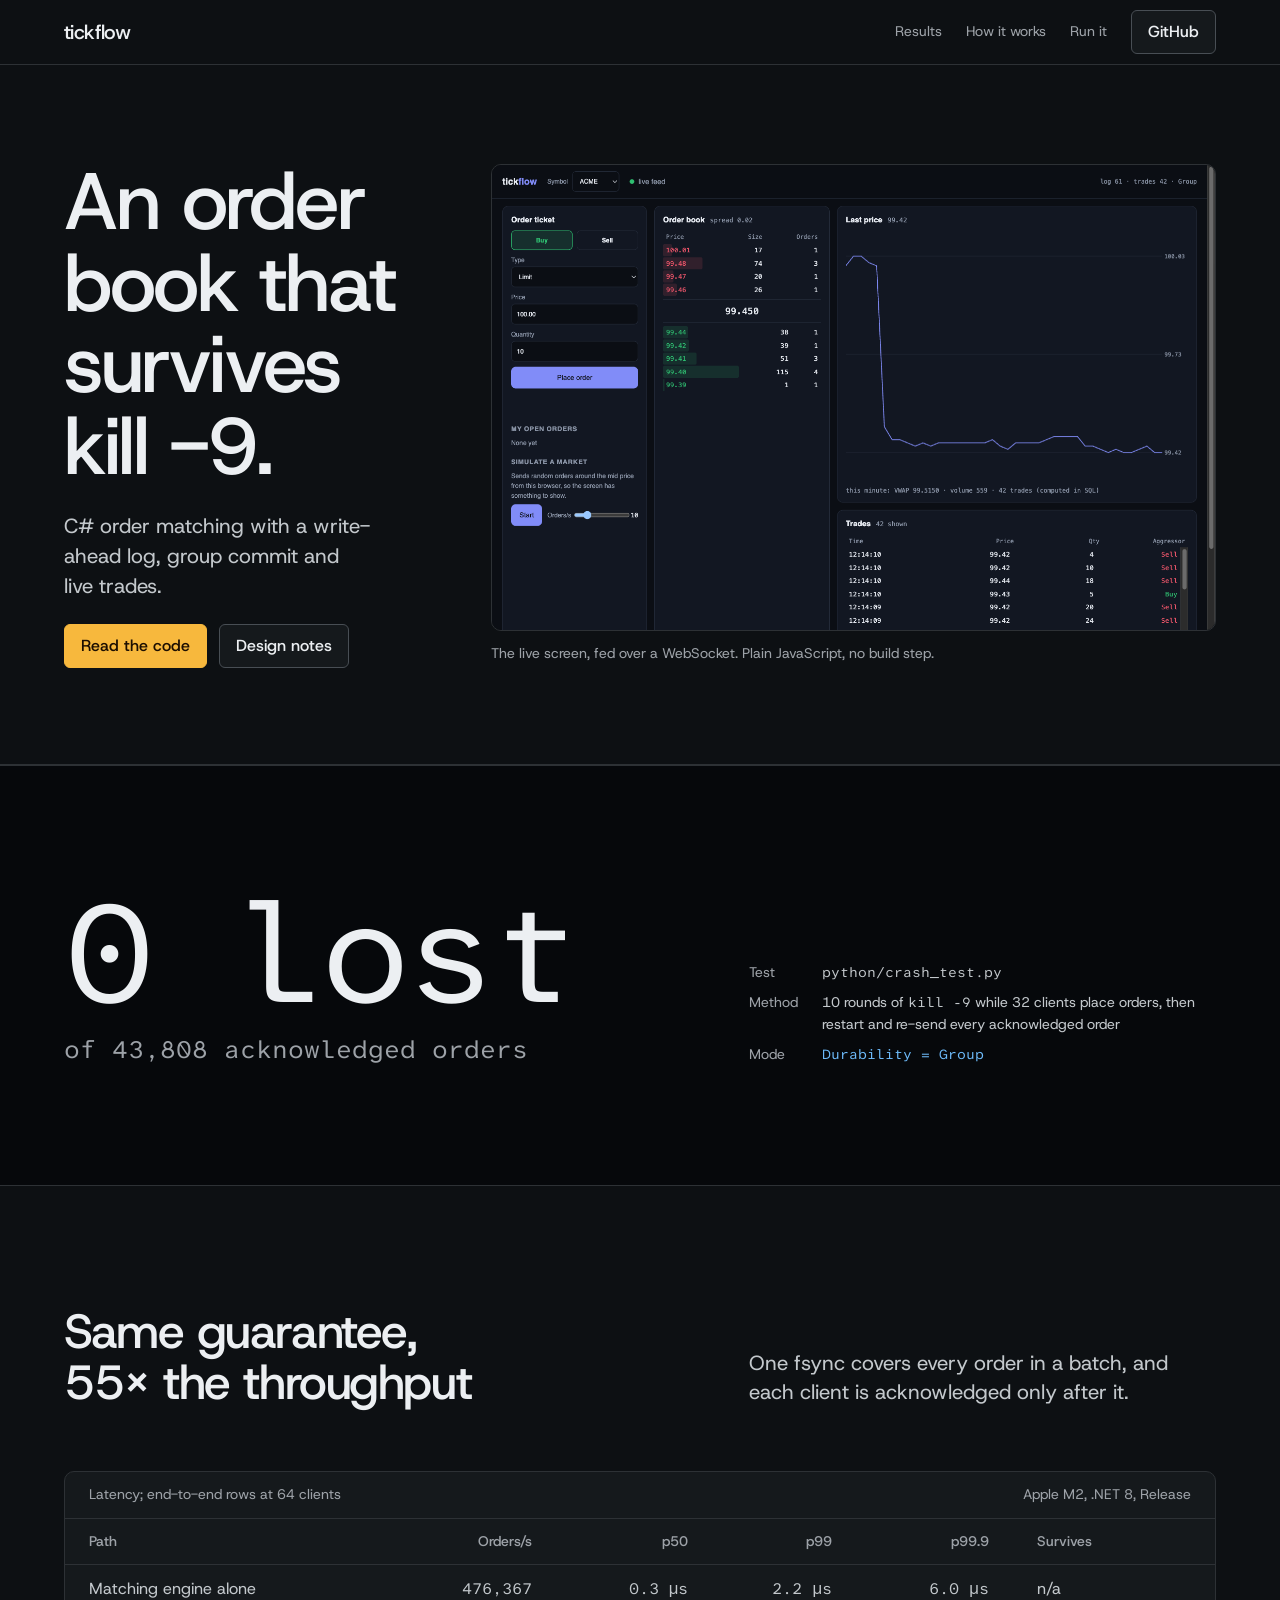
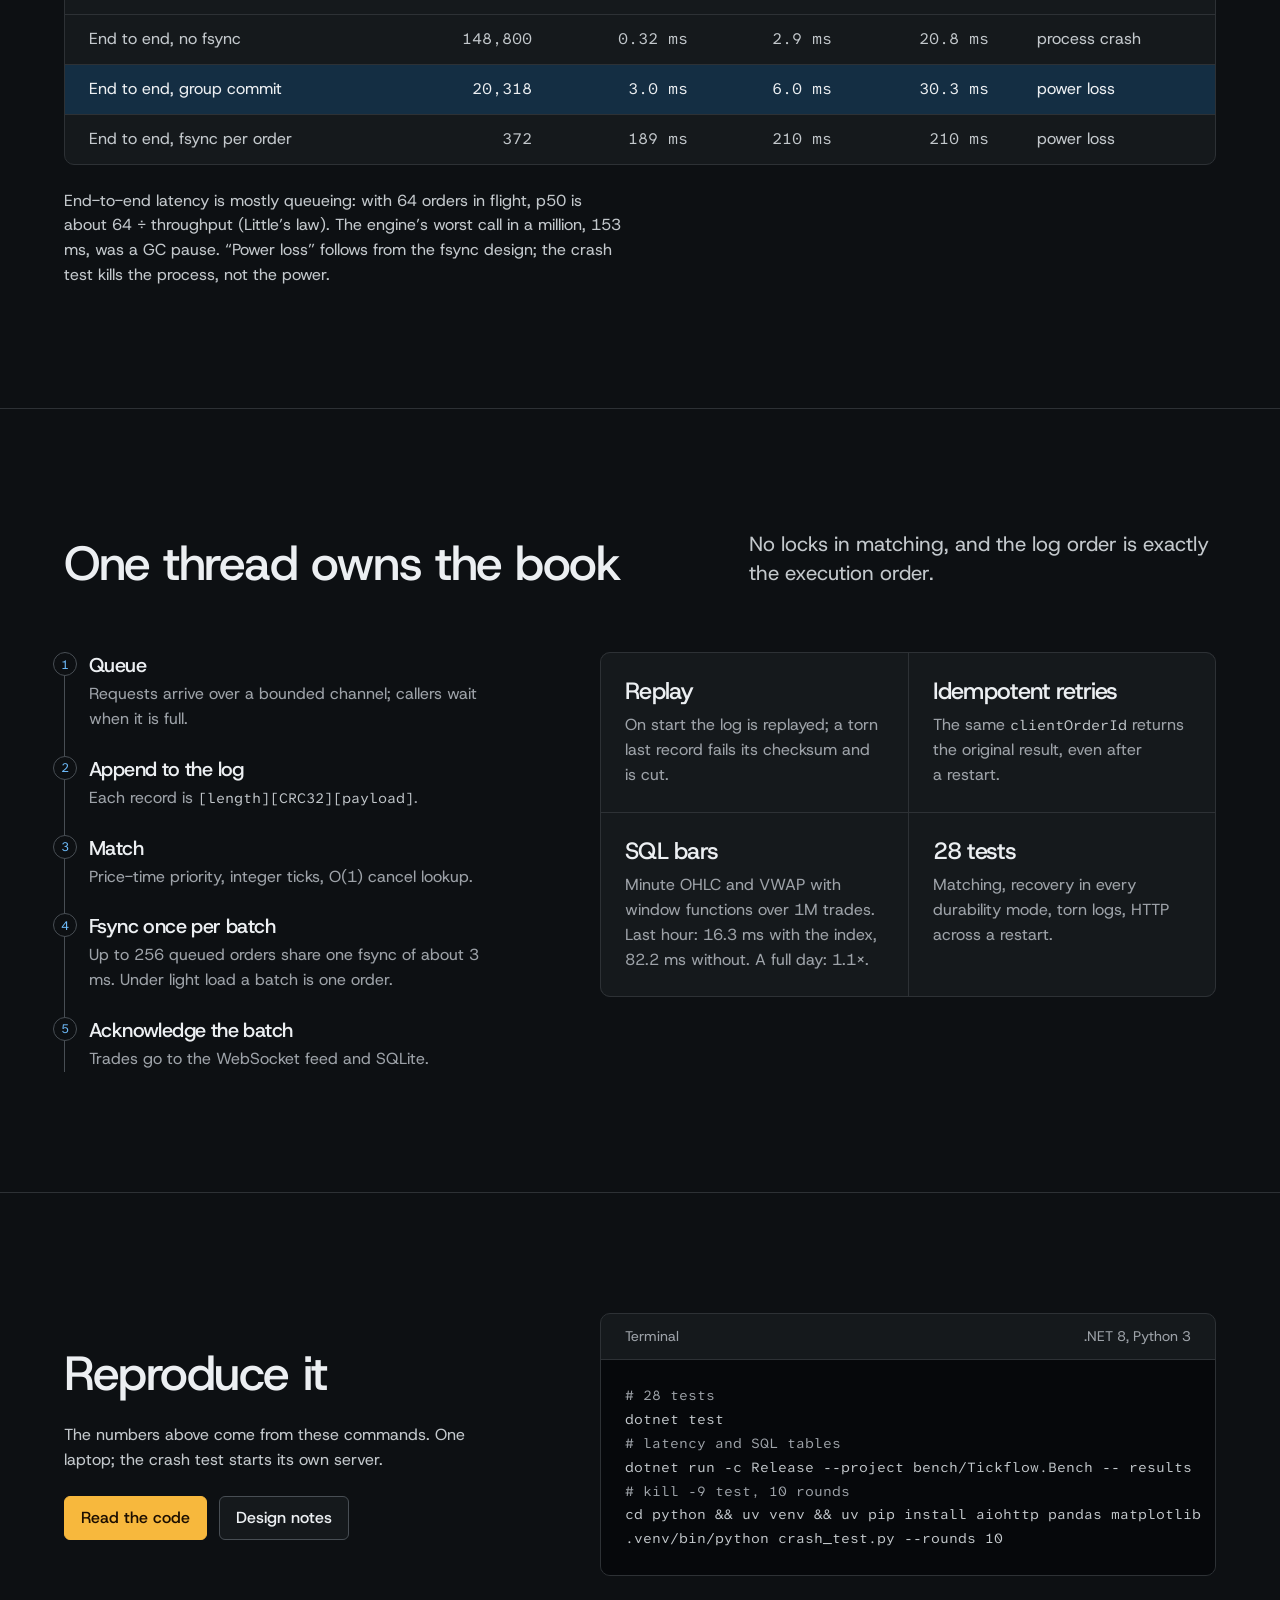
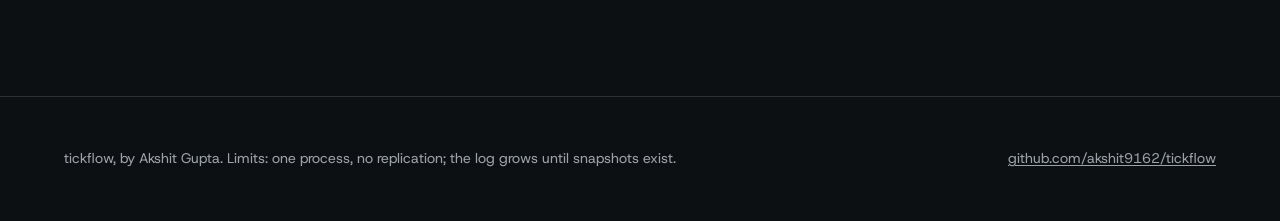
<file: docs/index.html>
<!doctype html>
<html lang="en">
<head>
<meta charset="utf-8">
<meta name="viewport" content="width=device-width, initial-scale=1">
<title>tickflow: an order book that survives kill -9</title>
<meta name="description" content="A C# order-matching engine with a write-ahead log, group commit and a live trade feed. 0 of 43,808 acknowledged orders lost across 10 kill -9 rounds.">
<meta property="og:title" content="tickflow">
<meta property="og:description" content="A C# order-matching engine with a write-ahead log: 0 of 43,808 acknowledged orders lost across 10 kill -9 rounds.">
<meta property="og:image" content="https://akshit9162.github.io/tickflow/og.png">
<meta property="og:url" content="https://akshit9162.github.io/tickflow/">
<meta name="twitter:card" content="summary_large_image">
<link rel="icon" href="favicon.svg" type="image/svg+xml">
<link rel="preconnect" href="https://fonts.googleapis.com">
<link rel="preconnect" href="https://fonts.gstatic.com" crossorigin>
<link href="https://fonts.googleapis.com/css2?family=Host+Grotesk:wght@400;500&family=Atkinson+Hyperlegible+Mono:wght@400;500&display=swap" rel="stylesheet">
<link rel="stylesheet" href="style.css?v=5">
</head>
<body>
<a class="skip" href="#main">Skip to content</a>

<header class="nav">
  <div class="container">
    <a class="wordmark" href="./">tickflow</a>
    <ul class="nav__links">
      <li><a href="#results">Results</a></li>
      <li><a href="#how">How it works</a></li>
      <li><a href="#run">Run it</a></li>
    </ul>
    <a class="btn" href="https://github.com/akshit9162/tickflow">GitHub</a>
  </div>
</header>

<main id="main">
  <section class="hero" aria-labelledby="hero-title">
    <div class="container hero__grid">
      <div class="hero__text">
        <h1 id="hero-title">An order book that survives kill -9.</h1>
        <p class="lead">C# order matching with a write-ahead log, group commit and live trades.</p>
        <div class="actions">
          <a class="btn btn--primary" href="https://github.com/akshit9162/tickflow">Read the code</a>
          <a class="btn" href="https://github.com/akshit9162/tickflow/blob/main/DESIGN.md">Design notes</a>
        </div>
      </div>
      <figure class="shot">
        <img src="screenshot.png" width="1400" height="900" alt="tickflow's live screen: an order ticket, the ACME order book with depth bars, a price chart and the trade tape" fetchpriority="high">
        <figcaption class="caption">The live screen, fed over a WebSocket. Plain JavaScript, no build step.</figcaption>
      </figure>
    </div>
  </section>

  <section class="band" aria-labelledby="reading-title">
    <div class="container reading-wrap">
      <div>
        <h2 id="reading-title" class="visually-hidden">Crash test result</h2>
        <p class="reading">0 lost <span class="reading__of">of 43,808 acknowledged orders</span></p>
      </div>
      <dl class="record">
        <dt>Test</dt><dd><code>python/crash_test.py</code></dd>
        <dt>Method</dt><dd>10 rounds of <code>kill -9</code> while 32 clients place orders, then restart and re-send every acknowledged order</dd>
        <dt>Mode</dt><dd class="cool">Durability = Group</dd>
      </dl>
    </div>
  </section>

  <section id="results" aria-labelledby="results-title">
    <div class="container">
      <div class="head">
        <h2 id="results-title">Same guarantee, 55× the throughput</h2>
        <p>One fsync covers every order in a batch, and each client is acknowledged only after it.</p>
      </div>
      <div class="panel">
        <div class="panel__bar"><span>Latency; end-to-end rows at 64 clients</span><span>Apple M2, .NET 8, Release</span></div>
        <div class="scroll" tabindex="0" role="region" aria-label="Latency results table">
          <table>
            <thead><tr><th scope="col">Path</th><th scope="col" class="n">Orders/s</th><th scope="col" class="n">p50</th><th scope="col" class="n">p99</th><th scope="col" class="n wide">p99.9</th><th scope="col">Survives</th></tr></thead>
            <tbody>
              <tr><td>Matching engine alone</td><td class="n">476,367</td><td class="n">0.3 µs</td><td class="n">2.2 µs</td><td class="n wide">6.0 µs</td><td>n/a</td></tr>
              <tr><td>End to end, no fsync</td><td class="n">148,800</td><td class="n">0.32 ms</td><td class="n">2.9 ms</td><td class="n wide">20.8 ms</td><td>process crash</td></tr>
              <tr class="hl"><td>End to end, group commit</td><td class="n">20,318</td><td class="n">3.0 ms</td><td class="n">6.0 ms</td><td class="n wide">30.3 ms</td><td>power loss</td></tr>
              <tr><td>End to end, fsync per order</td><td class="n">372</td><td class="n">189 ms</td><td class="n">210 ms</td><td class="n wide">210 ms</td><td>power loss</td></tr>
            </tbody>
          </table>
        </div>
      </div>
      <p class="note">End-to-end latency is mostly queueing: with 64 orders in flight, p50 is about 64 ÷ throughput (Little’s law). The engine’s worst call in a million, 153 ms, was a GC pause. “Power loss” follows from the fsync design; the crash test kills the process, not the power.</p>
    </div>
  </section>

  <section id="how" aria-labelledby="how-title">
    <div class="container">
      <div class="head">
        <h2 id="how-title">One thread owns the book</h2>
        <p>No locks in matching, and the log order is exactly the execution order.</p>
      </div>
      <div class="trail">
        <ol class="steps">
          <li><h3>Queue</h3><p>Requests arrive over a bounded channel; callers wait when it is full.</p></li>
          <li><h3>Append to the log</h3><p>Each record is <code>[length][CRC32][payload]</code>.</p></li>
          <li><h3>Match</h3><p>Price-time priority, integer ticks, O(1) cancel lookup.</p></li>
          <li><h3>Fsync once per batch</h3><p>Up to 256 queued orders share one fsync of about 3 ms. Under light load a batch is one order.</p></li>
          <li><h3>Acknowledge the batch</h3><p>Trades go to the WebSocket feed and SQLite.</p></li>
        </ol>
        <div class="facts">
          <div><h3>Replay</h3><p>On start the log is replayed; a torn last record fails its checksum and is cut.</p></div>
          <div><h3>Idempotent retries</h3><p>The same <code>clientOrderId</code> returns the original result, even after a restart.</p></div>
          <div><h3>SQL bars</h3><p>Minute OHLC and VWAP with window functions over 1M trades. Last hour: 16.3 ms with the index, 82.2 ms without. A full day: 1.1×.</p></div>
          <div><h3>28 tests</h3><p>Matching, recovery in every durability mode, torn logs, HTTP across a restart.</p></div>
        </div>
      </div>
    </div>
  </section>

  <section id="run" aria-labelledby="run-title">
    <div class="container close">
      <div class="close__text">
        <h2 id="run-title">Reproduce it</h2>
        <p>The numbers above come from these commands. One laptop; the crash test starts its own server.</p>
        <div class="actions">
          <a class="btn btn--primary" href="https://github.com/akshit9162/tickflow">Read the code</a>
          <a class="btn" href="https://github.com/akshit9162/tickflow/blob/main/DESIGN.md">Design notes</a>
        </div>
      </div>
      <div class="panel">
        <div class="panel__bar"><span>Terminal</span><span>.NET 8, Python 3</span></div>
<pre tabindex="0" aria-label="Commands to reproduce the results"><code><span class="c"># 28 tests</span>
dotnet test
<span class="c"># latency and SQL tables</span>
dotnet run -c Release --project bench/Tickflow.Bench -- results
<span class="c"># kill -9 test, 10 rounds</span>
cd python &amp;&amp; uv venv &amp;&amp; uv pip install aiohttp pandas matplotlib
.venv/bin/python crash_test.py --rounds 10</code></pre>
      </div>
    </div>
  </section>
</main>

<footer class="foot">
  <div class="container">
    <p>tickflow, by Akshit Gupta. Limits: one process, no replication; the log grows until snapshots exist.</p>
    <a href="https://github.com/akshit9162/tickflow">github.com/akshit9162/tickflow</a>
  </div>
</footer>
</body>
</html>
</file>
<file: docs/style.css>
/* Hallmark · shape: project page · genre: modern-minimal · theme: Console (deal 3/3, seed project-tickflow-low-latency-order-matching-637b·2c604aa7·2026-10-27·r0) · console: graphite · job: hire · draw: 637b
 * hero: Stage · nav: dense balanced bar · footer: plain ruled · imagery: the product (live screen capture) · signature: one reading, 0 of 43,808 acknowledged orders lost, set in the measured face
 * axes: dark/grotesk-sans/chromatic-amber · posture: restrained · contrast: pass · fold: pass · v2.0.0 */
/* Hallmark · pre-emit critique: P4 H4 E4 S4 R4 V4 · weakest: S, the pipeline trail is the only diagram, kept to five steps */
@import url("./tokens.css");
@import url("./base.css");

:root { --nav-h: 64px; }

/* chrome */
.skip { position: absolute; left: var(--space-md); top: calc(-1 * var(--space-3xl)); z-index: var(--z-toast); display: inline-flex; align-items: center; min-height: 44px; padding: 0 var(--space-md); background: var(--color-accent); color: var(--color-accent-ink); }
.skip:focus-visible { top: var(--space-md); }
.nav { position: sticky; top: 0; z-index: var(--z-sticky-nav); background: var(--color-paper); border-bottom: var(--rule-hair) solid var(--color-rule); }
.nav .container { display: flex; align-items: center; gap: var(--space-lg); min-height: var(--nav-h); }
.wordmark { display: inline-flex; align-items: center; min-height: 44px; margin-right: auto; font: 500 var(--text-lg)/1 var(--font-display); letter-spacing: var(--tracking-display); text-decoration: none; color: var(--color-ink); }
.nav__links { display: flex; gap: var(--space-lg); margin: 0; padding: 0; list-style: none; font-size: var(--text-sm); color: var(--color-muted); }
.nav__links a { display: inline-flex; align-items: center; min-height: 44px; text-decoration-color: transparent; }
.nav__links a:focus-visible { outline: 2px solid var(--color-focus); outline-offset: -2px; }
.nav__links a:hover { color: var(--color-ink); text-decoration-color: var(--color-accent); }
@media (max-width: 40rem) { .nav .container { flex-wrap: wrap; gap: 0 var(--space-md); } .nav__links { order: 3; width: 100%; gap: var(--space-md); overflow-x: auto; scrollbar-width: none; } }

/* controls */
.btn { display: inline-flex; align-items: center; gap: var(--space-xs); min-height: 44px; padding: 0 var(--space-md); border: var(--rule-hair) solid var(--color-rule-2); border-radius: var(--radius-pill); background: var(--color-paper-2); color: var(--color-ink); font: 500 var(--text-md)/1 var(--font-display); text-decoration: none; white-space: nowrap; cursor: pointer; transition: background-color var(--dur-short) var(--ease-out), border-color var(--dur-short) var(--ease-out); }
.btn:hover { background: var(--color-rule); }
.btn:active { background: var(--color-paper-3); }
.btn:focus-visible { outline: 2px solid var(--color-focus); outline-offset: 2px; }
.btn:disabled, .btn[aria-disabled="true"] { opacity: 0.55; cursor: not-allowed; }
.btn[aria-busy="true"] { cursor: progress; }
.btn--primary { background: var(--color-accent); border-color: var(--color-accent); color: var(--color-accent-ink); }
.btn--primary:hover { background: color-mix(in oklab, var(--color-accent) 88%, var(--color-ink)); }
.btn--primary:active { background: color-mix(in oklab, var(--color-accent) 82%, var(--color-paper)); }
.measured { font-family: var(--font-outlier); font-variant-numeric: tabular-nums slashed-zero; }
code, pre { font-family: var(--font-outlier); font-variant-ligatures: none; }
p code, td code, li code { font-size: 0.9em; color: var(--color-ink-2); }

/* hero */
.hero { border-bottom: var(--rule-hair) solid var(--color-rule); }
.hero__grid { display: grid; grid-template-columns: minmax(0, 4fr) minmax(0, 8fr); gap: var(--space-2xl); align-items: center; padding-block: var(--space-3xl); }
.hero__text { display: grid; grid-template-columns: minmax(0, 1fr); gap: var(--space-lg); justify-items: start; }
.hero h1 { font-size: var(--text-display); line-height: 1.02; max-width: 11ch; }
.hero .lead { color: var(--color-ink-2); max-width: 34ch; }
.actions { display: flex; flex-wrap: wrap; gap: var(--space-sm); }
.shot { margin: 0; min-width: 0; }
.shot img { width: 100%; height: auto; border: var(--rule-hair) solid var(--color-rule); border-radius: var(--radius-card); }
.caption { margin-top: var(--space-sm); font-size: var(--text-sm); color: var(--color-muted); }
@media (max-width: 60rem) { .hero__grid { grid-template-columns: minmax(0, 1fr); gap: var(--space-xl); min-height: 0; padding-block: var(--space-2xl) var(--space-3xl); } }

/* sections */
main > section:not(.hero) { padding-block: var(--section-gap-s); }
main > section + section { border-top: var(--rule-hair) solid var(--color-rule); }
.head { display: grid; grid-template-columns: minmax(0, 7fr) minmax(0, 5fr); gap: var(--gap-columns); align-items: end; margin-bottom: var(--space-2xl); }
.head p { color: var(--color-ink-2); font-size: var(--text-lead); line-height: 1.45; }
@media (max-width: 60rem) { .head { grid-template-columns: minmax(0, 1fr); gap: var(--space-md); } }

/* the reading */
.band { background: var(--color-paper-3); color: var(--color-ink); }
.reading-wrap { display: grid; grid-template-columns: minmax(0, 7fr) minmax(0, 5fr); gap: var(--gap-columns); align-items: end; }
.reading { margin: 0; font: 400 clamp(4rem, 10vw + 1rem, 9rem)/0.95 var(--font-outlier); letter-spacing: -0.04em; font-variant-numeric: tabular-nums slashed-zero; color: var(--color-ink); }
.reading__of { display: block; margin-top: var(--space-sm); font: 400 var(--text-xl)/1.2 var(--font-outlier); letter-spacing: 0; color: var(--color-muted); }
.record { display: grid; grid-template-columns: max-content minmax(0, 1fr); gap: var(--space-xs) var(--space-lg); margin: 0; font-size: var(--text-sm); }
.record dt { color: var(--color-muted); }
.record dd { margin: 0; color: var(--color-ink-2); }
.record .cool { color: var(--color-cool); font-family: var(--font-outlier); }
@media (max-width: 60rem) { .reading-wrap { grid-template-columns: minmax(0, 1fr); gap: var(--space-xl); } }

/* tables */
.panel { border: var(--rule-hair) solid var(--color-rule); border-radius: var(--radius-card); background: var(--color-paper-2); color: var(--color-ink-2); overflow: hidden; }
.panel__bar { display: flex; justify-content: space-between; gap: var(--space-md); padding: var(--space-sm) var(--space-lg); border-bottom: var(--rule-hair) solid var(--color-rule); font-size: var(--text-sm); color: var(--color-muted); }
.scroll { overflow-x: auto; }
.scroll:focus-visible { outline: 2px solid var(--color-focus); outline-offset: -2px; }
table { width: 100%; border-collapse: collapse; }
th { padding: var(--space-sm) var(--space-lg); text-align: left; font-weight: 500; font-size: var(--text-sm); color: var(--color-muted); border-bottom: var(--rule-hair) solid var(--color-rule); white-space: nowrap; }
td { padding: var(--space-sm) var(--space-lg); border-bottom: var(--rule-hair) solid var(--color-rule); color: var(--color-ink-2); }
tr:last-child td { border-bottom: 0; }
td.n, th.n { text-align: right; font-family: var(--font-outlier); font-variant-numeric: tabular-nums slashed-zero; white-space: nowrap; }
th.n { font-family: var(--font-display); }
@media (max-width: 40rem) { .wide, .panel th:nth-child(3), .panel td:nth-child(3) { display: none; } td:first-child { min-width: 9ch; } th, td { padding-inline: var(--space-xs); } th:first-child, td:first-child { padding-left: var(--space-sm); } .panel__bar { flex-direction: column; gap: 0; } }
tr.hl td { background: var(--color-cool-soft); color: var(--color-ink); }
.note { margin-top: var(--space-lg); max-width: 56ch; color: var(--color-ink-2); }

/* the trail */
.trail { display: grid; grid-template-columns: minmax(0, 5fr) minmax(0, 7fr); gap: var(--space-3xl); align-items: start; }
.steps { margin: 0; padding: 0; list-style: none; border-left: var(--rule-hair) solid var(--color-rule-2); counter-reset: step; }
.steps li { position: relative; padding: 0 0 var(--space-lg) var(--space-lg); counter-increment: step; }
.steps li:last-child { padding-bottom: 0; }
.steps li::before { content: counter(step); position: absolute; left: calc(-1 * var(--space-sm)); top: 0; display: grid; place-items: center; width: var(--space-lg); height: var(--space-lg); border: var(--rule-hair) solid var(--color-rule-2); border-radius: 50%; background: var(--color-paper); font: 400 var(--text-xs)/1 var(--font-outlier); color: var(--color-cool); }
.steps h3 { font-size: var(--text-lg); line-height: 1.3; }
.steps p { margin-top: var(--space-2xs); color: var(--color-muted); }
.facts { display: grid; grid-template-columns: repeat(2, minmax(0, 1fr)); gap: var(--rule-hair); background: var(--color-rule); border: var(--rule-hair) solid var(--color-rule); border-radius: var(--radius-card); overflow: hidden; }
.facts > div { display: grid; gap: var(--space-xs); align-content: start; padding: var(--space-lg); background: var(--color-paper-2); }
.facts p { color: var(--color-muted); }
@media (max-width: 60rem) { .trail { grid-template-columns: minmax(0, 1fr); gap: var(--space-2xl); } }
@media (max-width: 40rem) { .facts { grid-template-columns: minmax(0, 1fr); } }

/* run it */
.close { display: grid; grid-template-columns: minmax(0, 5fr) minmax(0, 7fr); gap: var(--space-3xl); align-items: center; }
.close__text { display: grid; grid-template-columns: minmax(0, 1fr); gap: var(--space-lg); justify-items: start; }
.close__text p { color: var(--color-ink-2); }
pre { margin: 0; padding: var(--space-lg); overflow-x: auto; background: var(--color-paper-3); font-size: var(--text-sm); line-height: 1.7; color: var(--color-ink-2); }
pre .c { color: var(--color-muted); }
pre:focus-visible { outline: 2px solid var(--color-focus); outline-offset: -2px; }
@media (max-width: 60rem) { .close { grid-template-columns: minmax(0, 1fr); gap: var(--space-xl); } }

/* footer */
.foot { border-top: var(--rule-hair) solid var(--color-rule); padding-block: var(--space-xl); font-size: var(--text-sm); color: var(--color-muted); }
.foot .container { display: flex; flex-wrap: wrap; gap: var(--space-md) var(--space-xl); justify-content: space-between; align-items: center; }
.foot p { max-width: 70ch; }
.foot a { display: inline-flex; align-items: center; min-height: 44px; }
.foot a:hover { color: var(--color-ink); }
</file>
